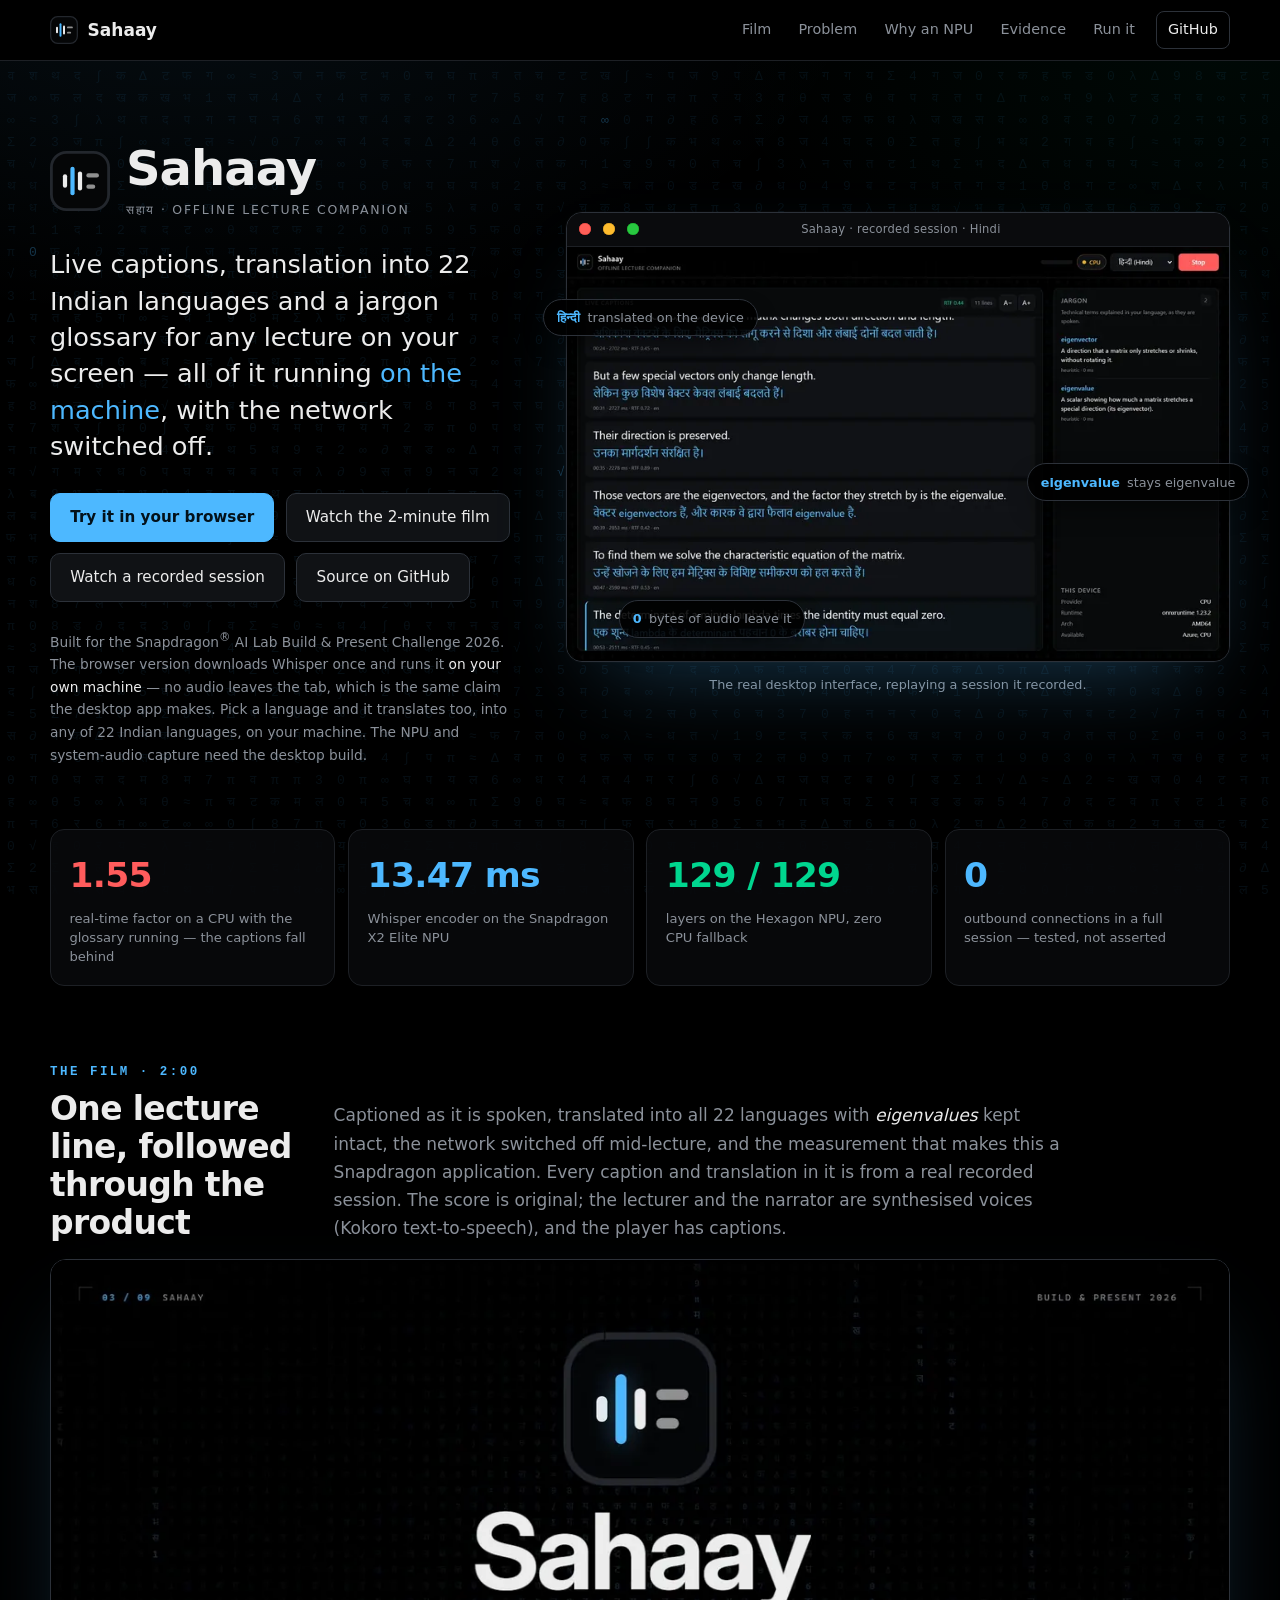
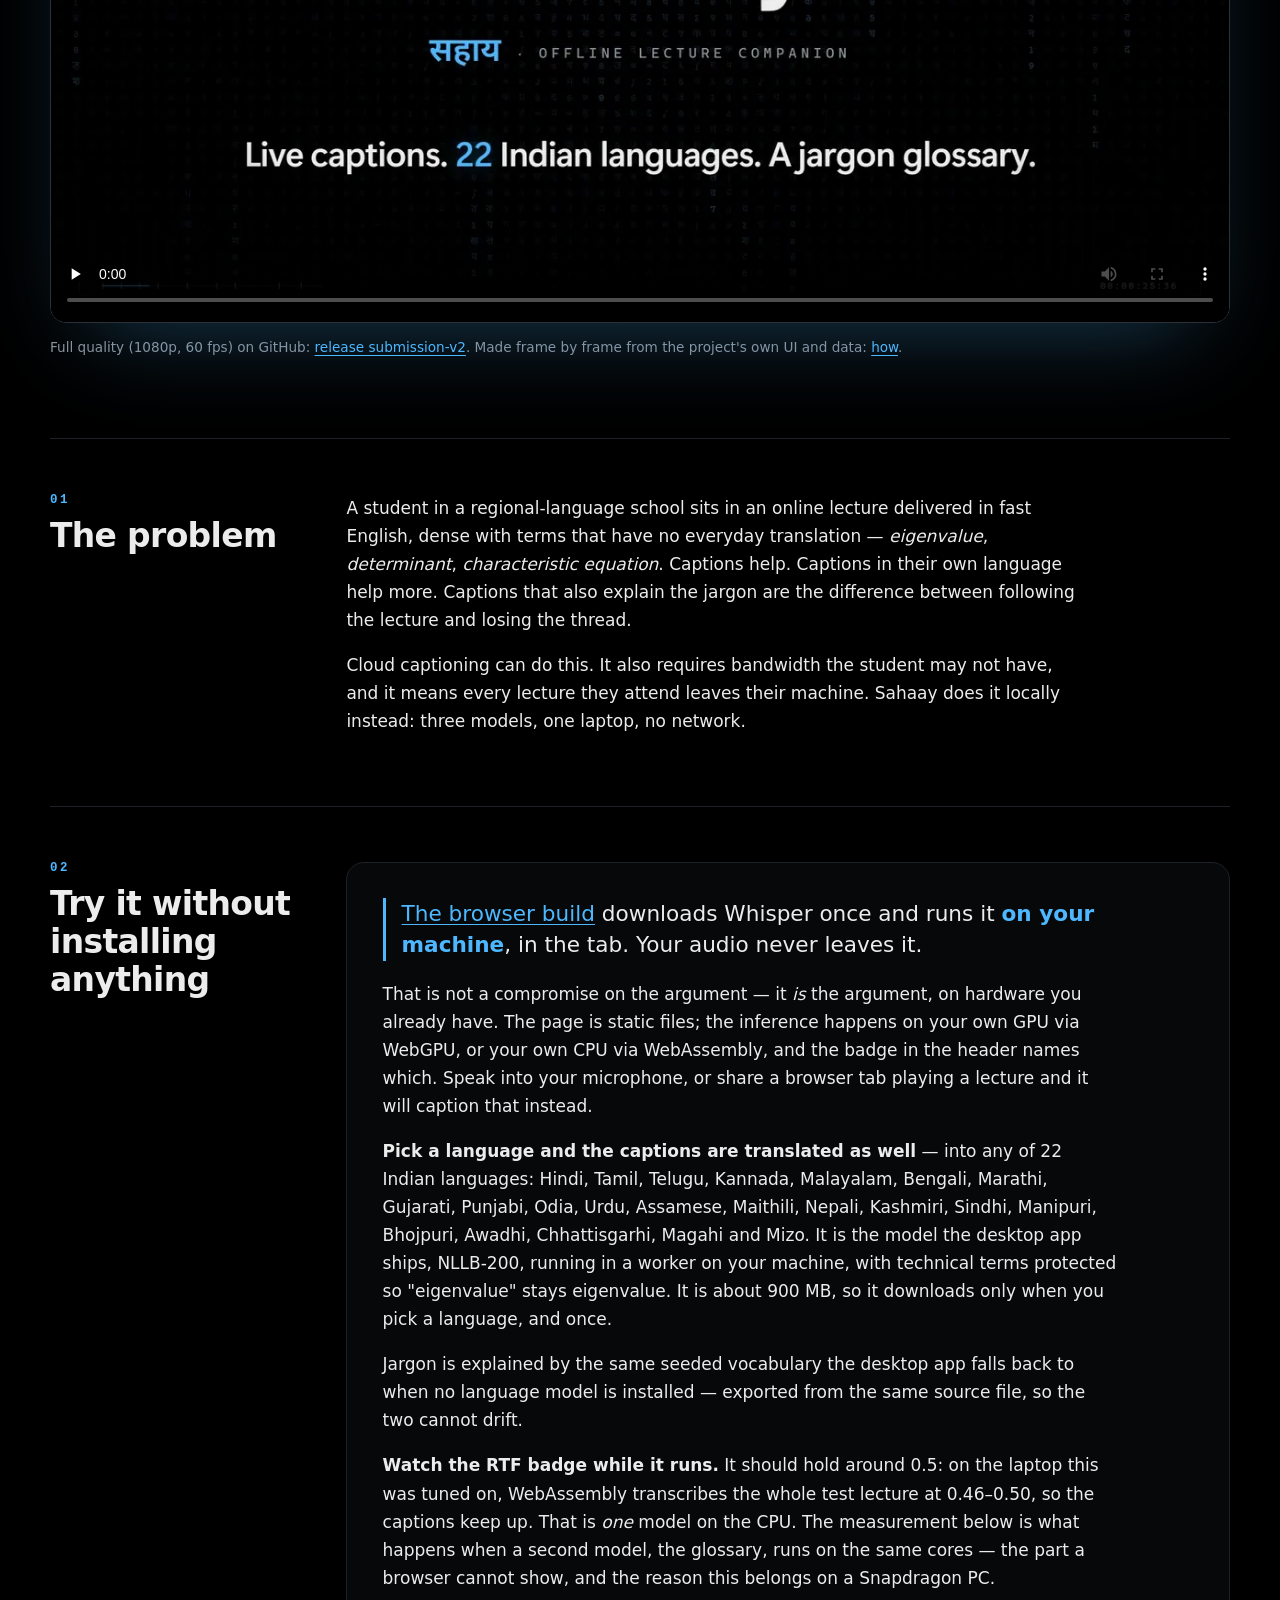
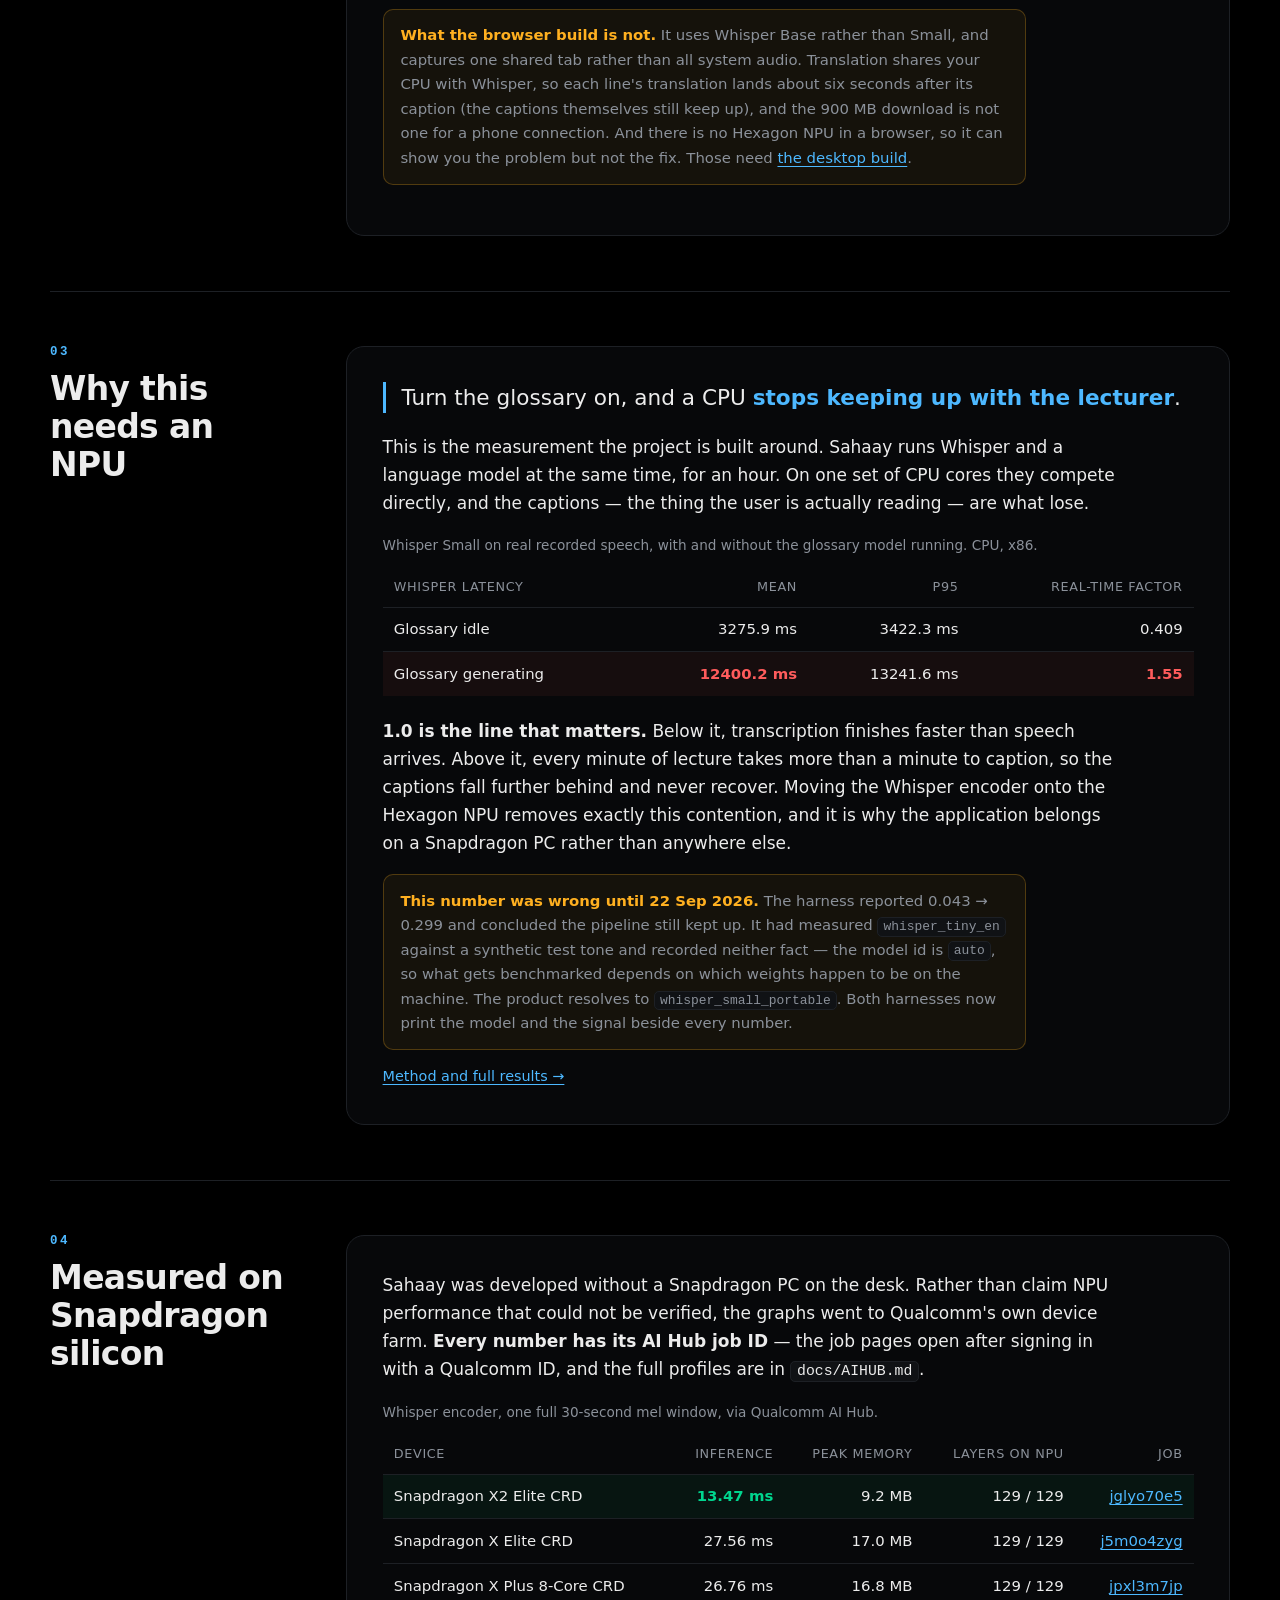
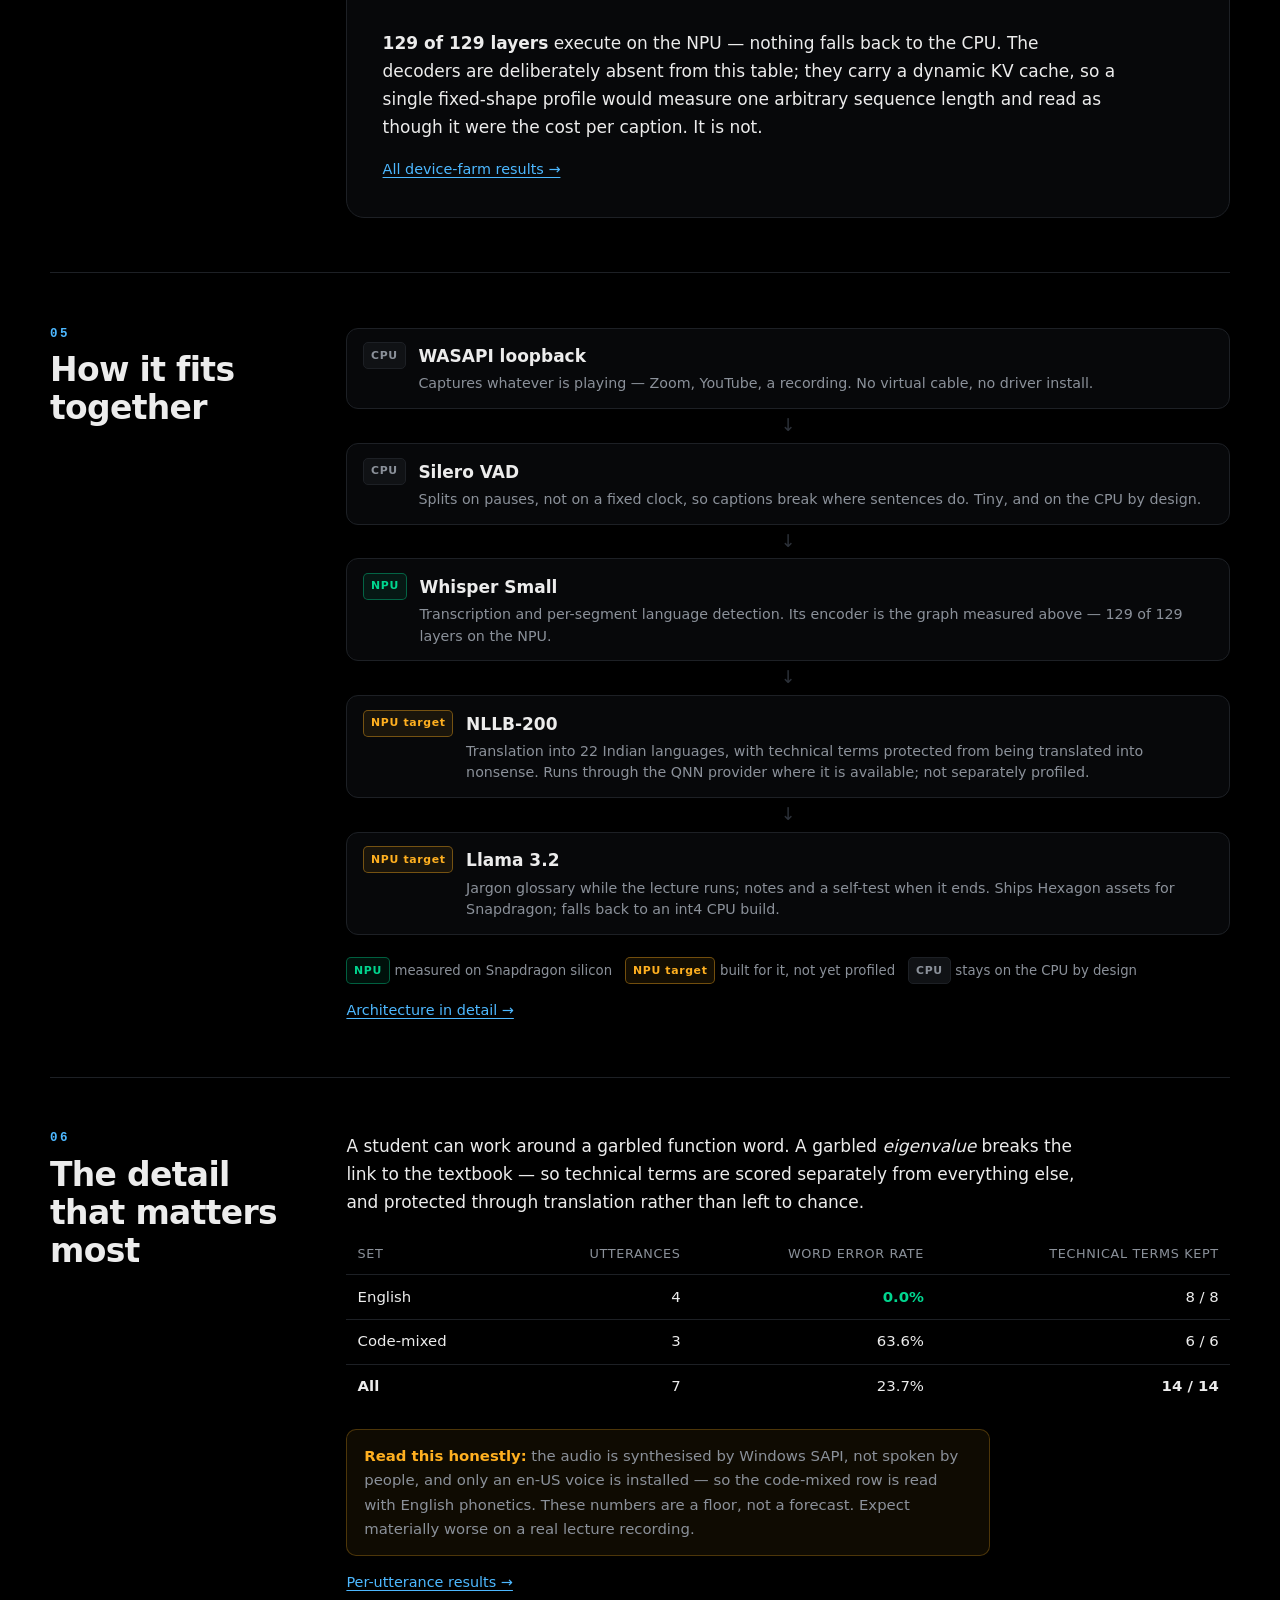
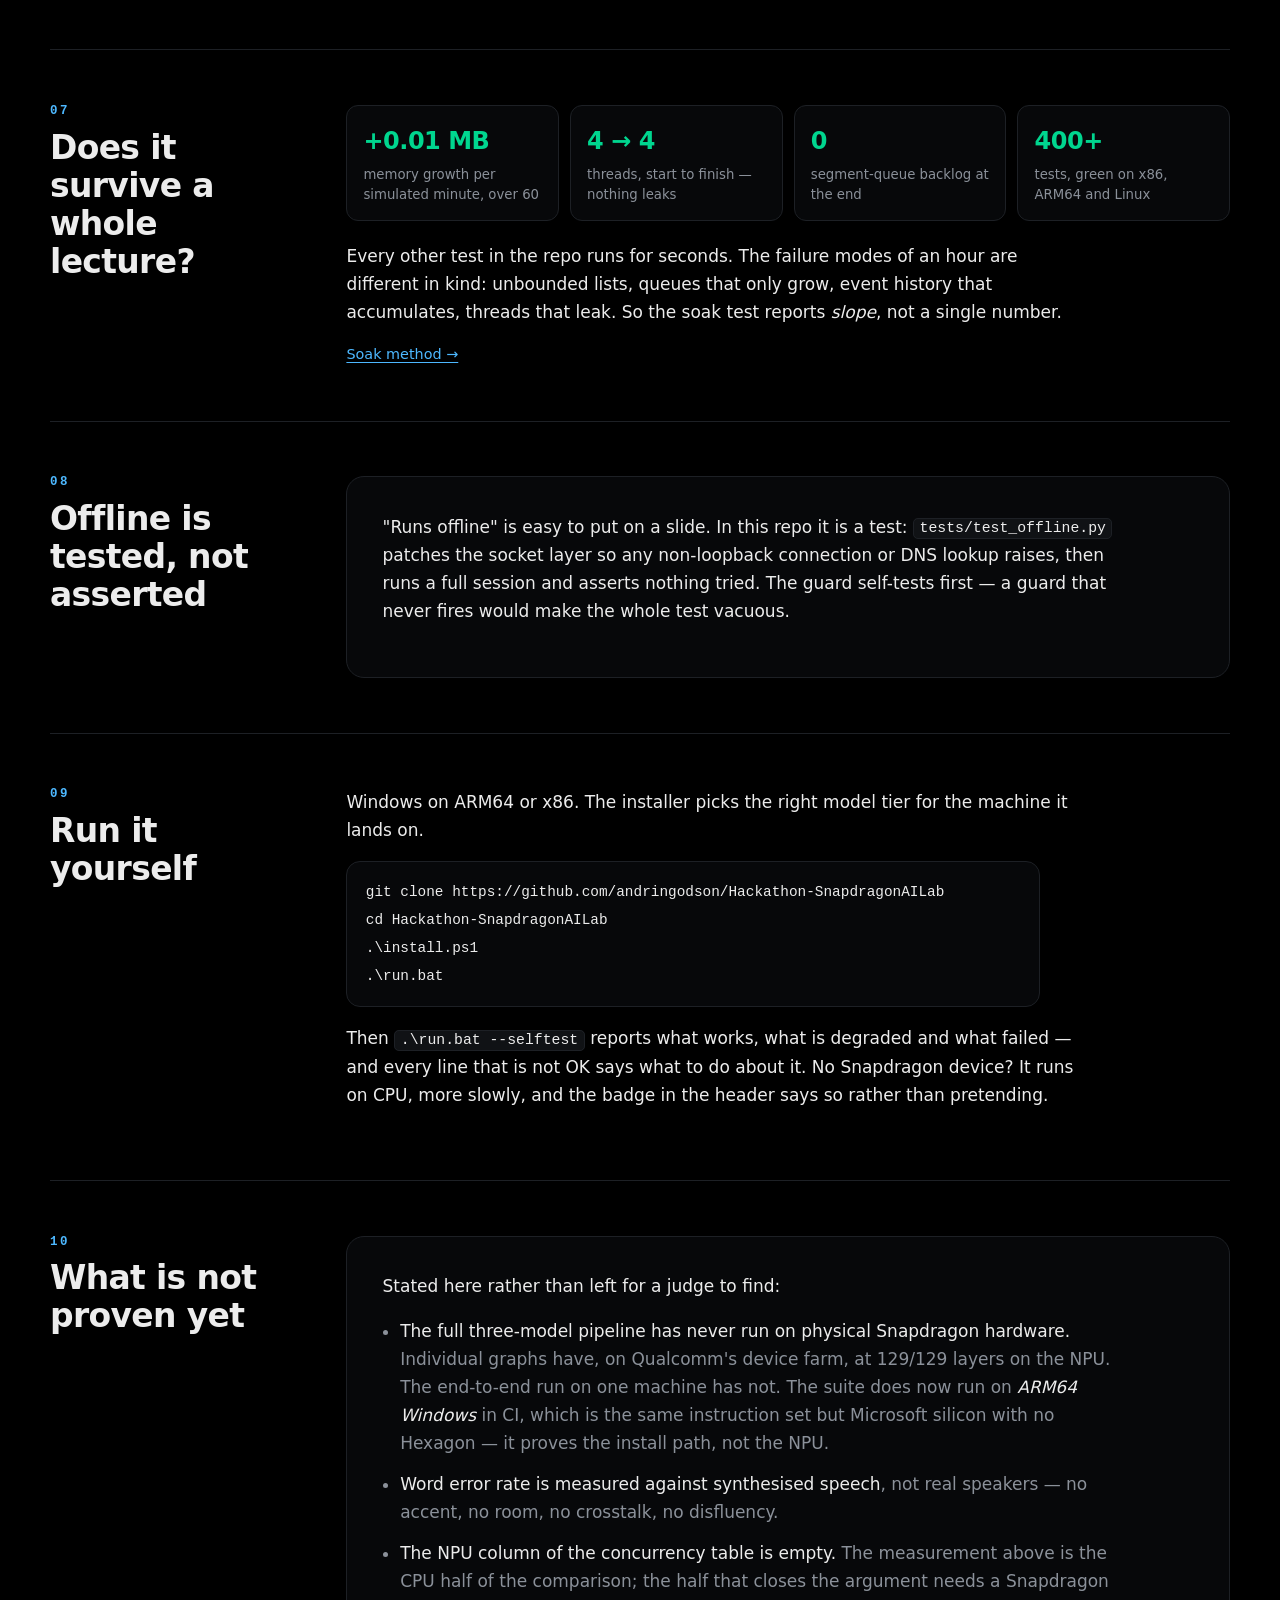
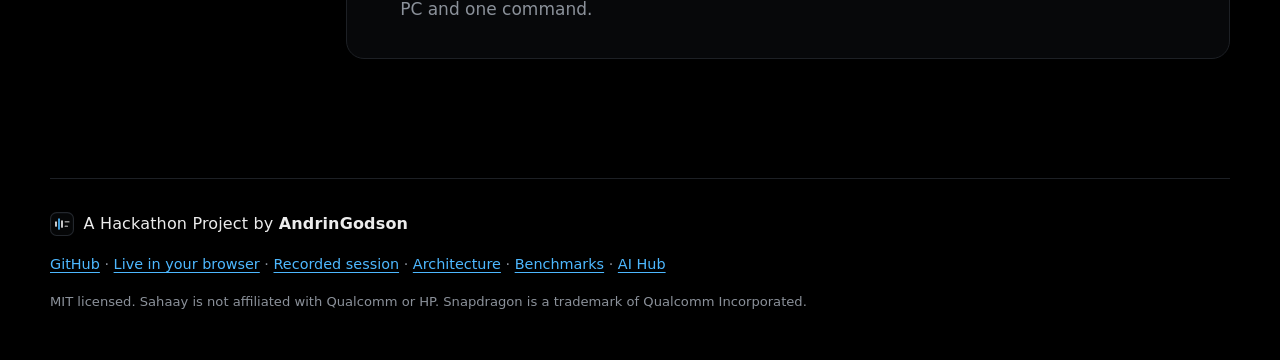
<file: web/index.html>
<!DOCTYPE html>
<html lang="en">
<head>
<meta charset="utf-8">
<meta name="viewport" content="width=device-width, initial-scale=1">
<title>Sahaay — offline lecture captioning for Snapdragon PCs</title>
<meta name="description" content="Sahaay captions any lecture live, translates it into 22 Indian languages with technical terms kept intact, and explains the jargon - all on the device, on a Snapdragon PC. Try it in your browser; no audio leaves it.">
<meta property="og:title" content="Sahaay — offline lecture captioning for Snapdragon PCs">
<meta property="og:description" content="Live captions, translation into 22 Indian languages and a jargon glossary, running on the device. On a CPU the glossary pushes captions past real time; on the Snapdragon NPU it does not.">
<meta property="og:type" content="website">
<meta property="og:url" content="https://sahaay-offline.vercel.app/">
<meta property="og:site_name" content="Sahaay">
<meta property="og:image" content="https://sahaay-offline.vercel.app/static/og.jpg">
<meta property="og:image:width" content="1200">
<meta property="og:image:height" content="630">
<meta property="og:image:alt" content="Sahaay: live captions, 22 Indian languages, a jargon glossary.">
<meta name="twitter:card" content="summary_large_image">
<meta name="twitter:image" content="https://sahaay-offline.vercel.app/static/og.jpg">
<link rel="canonical" href="https://sahaay-offline.vercel.app/">
<link rel="apple-touch-icon" href="static/icon-180.png">
<link rel="stylesheet" href="static/site.css">
<link rel="icon" href="static/logo.svg" type="image/svg+xml">
<meta name="theme-color" content="#000000">
<script src="static/matrix.js" data-ambient="on" defer></script>
<script src="static/cursor.js" defer></script>
</head>
<body>

<div class="progress" aria-hidden="true"><span></span></div>

<nav class="top" aria-label="Site">
  <div class="wrap top-in">
    <a class="top-brand" href="#top"><svg class="logo logo-sm" viewBox="0 0 64 64" aria-hidden="true"><rect x="1.5" y="1.5" width="61" height="61" rx="16" fill="#050607" stroke="#23272d" stroke-width="3"/><g fill="none" stroke-linecap="round" stroke-width="4.5"><path d="M16 27v10" stroke="#ececec"/><path d="M24 19v26" stroke="#4db8ff"/><path d="M32 24v16" stroke="#ececec"/><path d="M41 26h9" stroke="#ececec" stroke-opacity=".6"/><path d="M41 38h5" stroke="#ececec" stroke-opacity=".6"/></g></svg><span>Sahaay</span></a>
    <div class="top-links">
      <a href="#film">Film</a>
      <a href="#problem">Problem</a>
      <a href="#npu">Why an NPU</a>
      <a href="#silicon">Evidence</a>
      <a href="#run">Run it</a>
      <a class="top-cta" href="https://github.com/andringodson/Hackathon-SnapdragonAILab">GitHub</a>
    </div>
  </div>
</nav>

<header class="hero" id="top">
  <div class="wrap hero-grid">
    <div class="hero-copy">
      <div class="brand">
        <svg class="logo" viewBox="0 0 64 64" aria-hidden="true"><rect x="1.5" y="1.5" width="61" height="61" rx="16" fill="#050607" stroke="#23272d" stroke-width="3"/><g fill="none" stroke-linecap="round" stroke-width="4.5"><path d="M16 27v10" stroke="#ececec"/><path d="M24 19v26" stroke="#4db8ff"/><path d="M32 24v16" stroke="#ececec"/><path d="M41 26h9" stroke="#ececec" stroke-opacity=".6"/><path d="M41 38h5" stroke="#ececec" stroke-opacity=".6"/></g></svg>
        <div>
          <h1 data-text="Sahaay">Sahaay</h1>
          <p class="tag">सहाय · offline lecture companion</p>
        </div>
      </div>

      <p class="lede">
        Live captions, translation into 22 Indian languages and a jargon
        glossary for any lecture on your screen — all of it running
        <em>on the machine</em>, with the network switched off.
      </p>

      <div class="cta">
        <a class="btn btn-primary" href="live/">Try it in your browser</a>
        <a class="btn" href="#film">Watch the 2-minute film</a>
        <a class="btn" href="demo/?play=1">Watch a recorded session</a>
        <a class="btn" href="https://github.com/andringodson/Hackathon-SnapdragonAILab">Source on GitHub</a>
      </div>

      <p class="note">
        Built for the Snapdragon<sup>®</sup> AI Lab Build &amp; Present Challenge 2026.
        The browser version downloads Whisper once and runs it <strong>on your own
        machine</strong> — no audio leaves the tab, which is the same claim the
        desktop app makes. Pick a language and it translates too, into any of 22
        Indian languages, on your machine. The NPU and system-audio capture need
        the desktop build.
      </p>
    </div>

    <figure class="shot">
      <div class="shot-frame">
        <div class="shot-bar">
          <div class="lights" role="group" aria-label="Window controls">
            <button class="light light-close" type="button" aria-label="Close the preview"><svg viewBox="0 0 10 10" aria-hidden="true"><path d="M3 3l4 4M7 3l-4 4"/></svg></button>
            <button class="light light-min" type="button" aria-label="Minimise the preview" aria-pressed="false"><svg viewBox="0 0 10 10" aria-hidden="true"><path d="M2.5 5h5"/></svg></button>
            <button class="light light-zoom" type="button" aria-label="Enlarge the preview" aria-pressed="false"><svg viewBox="0 0 10 10" aria-hidden="true"><path class="grow" d="M3 7V4.2L5.8 7zM7 3v2.8L4.2 3z"/><path class="shrink" d="M5 5V2.2L2.2 5zM5 5v2.8L7.8 5z"/></svg></button>
          </div>
          <span class="shot-title">Sahaay · recorded session · Hindi</span>
        </div>
        <div class="shot-body"><div>
        <img src="static/hero.webp" width="1600" height="1000" fetchpriority="high" decoding="async"
             srcset="static/hero-800.webp 800w, static/hero-1200.webp 1200w, static/hero.webp 1600w"
             sizes="(max-width: 980px) calc(100vw - 2.5rem), 680px"
             alt="The Sahaay app mid-lecture: English captions, each translated into Hindi with technical terms such as eigenvalue kept in English, and a jargon panel explaining eigenvector and eigenvalue.">
        </div></div>
      </div>
      <span class="chip chip-a"><b>हिन्दी</b> translated on the device</span>
      <span class="chip chip-b"><b>eigenvalue</b> stays eigenvalue</span>
      <span class="chip chip-c"><b>0</b> bytes of audio leave it</span>
      <figcaption>The real desktop interface, replaying a session it recorded.</figcaption>
      <button class="shot-reopen" type="button" hidden>Show the app preview</button>
    </figure>
  </div>
</header>

<section class="kpis wrap" aria-label="Key measurements">
  <a class="kpi" href="#npu"><b data-count="1.55" data-dec="2">1.55</b><span>real-time factor on a CPU with the glossary running — the captions fall behind</span></a>
  <a class="kpi" href="#silicon"><b data-count="13.47" data-dec="2" data-unit=" ms">13.47 ms</b><span>Whisper encoder on the Snapdragon X2 Elite NPU</span></a>
  <a class="kpi" href="#silicon"><b data-count="129" data-dec="0" data-unit=" / 129">129 / 129</b><span>layers on the Hexagon NPU, zero CPU fallback</span></a>
  <a class="kpi" href="#offline"><b data-count="0" data-dec="0">0</b><span>outbound connections in a full session — tested, not asserted</span></a>
</section>

<section class="film wrap" id="film" aria-labelledby="film-h">
  <div class="film-head">
    <div><span class="num">THE FILM · 2:00</span><h2 id="film-h">One lecture line, followed through the product</h2></div>
    <p>Captioned as it is spoken, translated into all 22 languages with
    <em>eigenvalues</em> kept intact, the network switched off mid-lecture, and
    the measurement that makes this a Snapdragon application. Every caption and
    translation in it is from a real recorded session. The score is original;
    the lecturer and the narrator are synthesised voices (Kokoro text-to-speech),
    and the player has captions.</p>
  </div>
  <div class="film-frame">
    <video controls preload="none" playsinline width="1920" height="1080" poster="static/showreel-poster.webp"
           aria-label="Sahaay: the two-minute film">
      <source src="static/showreel.mp4" type="video/mp4">
      <track kind="captions" src="static/showreel.vtt" srclang="en" label="English">
    </video>
  </div>
  <p class="film-note">Full quality (1080p, 60 fps) on GitHub:
    <a href="https://github.com/andringodson/Hackathon-SnapdragonAILab/releases/tag/submission-v2">release submission-v2</a>.
    Made frame by frame from the project's own UI and data:
    <a href="https://github.com/andringodson/Hackathon-SnapdragonAILab/tree/main/brag-output">how</a>.</p>
</section>

<main class="wrap" id="evidence">

  <!-- ---------------------------------------------------------------- -->
  <section class="sec" id="problem">
    <div class="sec-head"><span class="num">01</span><h2 data-text="The problem">The problem</h2></div>
    <div class="sec-body">
    <p>
      A student in a regional-language school sits in an online lecture
      delivered in fast English, dense with terms that have no everyday
      translation — <em>eigenvalue</em>, <em>determinant</em>,
      <em>characteristic equation</em>. Captions help. Captions in their own
      language help more. Captions that also explain the jargon are the
      difference between following the lecture and losing the thread.
    </p>
    <p>
      Cloud captioning can do this. It also requires bandwidth the student may
      not have, and it means every lecture they attend leaves their machine.
      Sahaay does it locally instead: three models, one laptop, no network.
    </p>
  </div>
  </section>

  <!-- ---------------------------------------------------------------- -->
  <section class="sec" id="try">
    <div class="sec-head"><span class="num">02</span><h2 data-text="Try it without installing anything">Try it without installing anything</h2></div>
    <div class="sec-body card">
    <p class="claim">
      <a href="live/">The browser build</a> downloads Whisper once and runs it
      <strong>on your machine</strong>, in the tab. Your audio never leaves it.
    </p>
    <p>
      That is not a compromise on the argument — it <em>is</em> the argument, on
      hardware you already have. The page is static files; the inference happens
      on your own GPU via WebGPU, or your own CPU via WebAssembly, and the badge
      in the header names which. Speak into your microphone, or share a browser
      tab playing a lecture and it will caption that instead.
    </p>
    <p>
      <strong>Pick a language and the captions are translated as well</strong> —
      into any of 22 Indian languages: Hindi, Tamil, Telugu, Kannada, Malayalam, Bengali, Marathi, Gujarati, Punjabi, Odia, Urdu, Assamese, Maithili, Nepali, Kashmiri, Sindhi, Manipuri, Bhojpuri, Awadhi, Chhattisgarhi, Magahi and Mizo. It is the model the
      desktop app ships, NLLB-200, running in a worker on your machine, with
      technical terms protected so "eigenvalue" stays eigenvalue. It is about
      900 MB, so it downloads only when you pick a language, and once.
    </p>
    <p>
      Jargon is explained by the same seeded vocabulary the desktop app falls
      back to when no language model is installed — exported from the same
      source file, so the two cannot drift.
    </p>
    <p>
      <strong>Watch the RTF badge while it runs.</strong> It should hold
      around 0.5: on the laptop this was tuned on, WebAssembly transcribes the
      whole test lecture at 0.46–0.50, so the captions keep up. That is
      <em>one</em> model on the CPU. The measurement below is what happens when
      a second model, the glossary, runs on the same cores — the part a
      browser cannot show, and the reason this belongs on a Snapdragon PC.
    </p>
    <p class="caveat">
      <strong>What the browser build is not.</strong> It uses Whisper Base
      rather than Small, and captures one shared tab rather than all system
      audio. Translation shares your CPU with Whisper, so each line's translation
      lands about six seconds after its caption (the captions themselves still
      keep up), and the 900 MB download is not one for a phone connection. And there is no Hexagon NPU in a browser,
      so it can show you the problem but not the fix. Those need
      <a href="https://github.com/andringodson/Hackathon-SnapdragonAILab">the desktop build</a>.
    </p>
  </div>
  </section>

  <!-- ---------------------------------------------------------------- -->
  <section class="sec" id="npu">
    <div class="sec-head"><span class="num">03</span><h2 data-text="Why this needs an NPU">Why this needs an NPU</h2></div>
    <div class="sec-body card">
    <p class="claim">
      Turn the glossary on, and a CPU <strong>stops keeping up with the
      lecturer</strong>.
    </p>
    <p>
      This is the measurement the project is built around. Sahaay runs Whisper
      and a language model at the same time, for an hour. On one set of CPU
      cores they compete directly, and the captions — the thing the user is
      actually reading — are what lose.
    </p>

    <table>
      <caption>Whisper Small on real recorded speech, with and without the glossary model running. CPU, x86.</caption>
      <thead>
        <tr><th>Whisper latency</th><th>Mean</th><th>p95</th><th>Real-time factor</th></tr>
      </thead>
      <tbody>
        <tr><td>Glossary idle</td><td>3275.9 ms</td><td>3422.3 ms</td><td>0.409</td></tr>
        <tr class="bad"><td>Glossary generating</td><td><strong>12400.2 ms</strong></td><td>13241.6 ms</td><td><strong>1.55</strong></td></tr>
      </tbody>
    </table>

    <p>
      <strong>1.0 is the line that matters.</strong> Below it, transcription
      finishes faster than speech arrives. Above it, every minute of lecture
      takes more than a minute to caption, so the captions fall further behind
      and never recover. Moving the Whisper encoder onto the Hexagon NPU removes
      exactly this contention, and it is why the application belongs on a
      Snapdragon PC rather than anywhere else.
    </p>
    <p class="caveat">
      <strong>This number was wrong until 22 Sep 2026.</strong> The harness
      reported 0.043 → 0.299 and concluded the pipeline still kept up. It had
      measured <code>whisper_tiny_en</code> against a synthetic test tone and
      recorded neither fact — the model id is <code>auto</code>, so what gets
      benchmarked depends on which weights happen to be on the machine. The
      product resolves to <code>whisper_small_portable</code>. Both harnesses
      now print the model and the signal beside every number.
    </p>
    <p class="src"><a href="https://github.com/andringodson/Hackathon-SnapdragonAILab/blob/main/docs/CONCURRENCY.md">Method and full results →</a></p>
  </div>
  </section>

  <!-- ---------------------------------------------------------------- -->
  <section class="sec" id="silicon">
    <div class="sec-head"><span class="num">04</span><h2 data-text="Measured on Snapdragon silicon">Measured on Snapdragon silicon</h2></div>
    <div class="sec-body card">
    <p>
      Sahaay was developed without a Snapdragon PC on the desk. Rather than
      claim NPU performance that could not be verified, the graphs went to
      Qualcomm's own device farm. <strong>Every number has its AI Hub job
      ID</strong> — the job pages open after signing in with a Qualcomm ID, and
      the full profiles are in <code>docs/AIHUB.md</code>.
    </p>

    <table>
      <caption>Whisper encoder, one full 30-second mel window, via Qualcomm AI Hub.</caption>
      <thead>
        <tr><th>Device</th><th>Inference</th><th>Peak memory</th><th>Layers on NPU</th><th>Job</th></tr>
      </thead>
      <tbody>
        <tr class="good">
          <td>Snapdragon X2 Elite CRD</td><td><strong>13.47 ms</strong></td><td>9.2 MB</td><td>129 / 129</td>
          <td><a href="https://workbench.aihub.qualcomm.com/jobs/jglyo70e5/">jglyo70e5</a></td>
        </tr>
        <tr>
          <td>Snapdragon X Elite CRD</td><td>27.56 ms</td><td>17.0 MB</td><td>129 / 129</td>
          <td><a href="https://workbench.aihub.qualcomm.com/jobs/j5m0o4zyg/">j5m0o4zyg</a></td>
        </tr>
        <tr>
          <td>Snapdragon X Plus 8-Core CRD</td><td>26.76 ms</td><td>16.8 MB</td><td>129 / 129</td>
          <td><a href="https://workbench.aihub.qualcomm.com/jobs/jpxl3m7jp/">jpxl3m7jp</a></td>
        </tr>
      </tbody>
    </table>

    <p>
      <strong>129 of 129 layers</strong> execute on the NPU — nothing falls back
      to the CPU. The decoders are deliberately absent from this table; they
      carry a dynamic KV cache, so a single fixed-shape profile would measure
      one arbitrary sequence length and read as though it were the cost per
      caption. It is not.
    </p>
    <p class="src"><a href="https://github.com/andringodson/Hackathon-SnapdragonAILab/blob/main/docs/AIHUB.md">All device-farm results →</a></p>
  </div>
  </section>

  <!-- ---------------------------------------------------------------- -->
  <section class="sec" id="pipeline">
    <div class="sec-head"><span class="num">05</span><h2 data-text="How it fits together">How it fits together</h2></div>
    <div class="sec-body">
    <div class="pipeline">
      <div class="stage"><span class="where cpu">CPU</span><strong>WASAPI loopback</strong><span>Captures whatever is playing — Zoom, YouTube, a recording. No virtual cable, no driver install.</span></div>
      <div class="arrow" aria-hidden="true">↓</div>
      <div class="stage"><span class="where cpu">CPU</span><strong>Silero VAD</strong><span>Splits on pauses, not on a fixed clock, so captions break where sentences do. Tiny, and on the CPU by design.</span></div>
      <div class="arrow" aria-hidden="true">↓</div>
      <div class="stage"><span class="where npu">NPU</span><strong>Whisper Small</strong><span>Transcription and per-segment language detection. Its encoder is the graph measured above — 129 of 129 layers on the NPU.</span></div>
      <div class="arrow" aria-hidden="true">↓</div>
      <div class="stage"><span class="where target">NPU target</span><strong>NLLB-200</strong><span>Translation into 22 Indian languages, with technical terms protected from being translated into nonsense. Runs through the QNN provider where it is available; not separately profiled.</span></div>
      <div class="arrow" aria-hidden="true">↓</div>
      <div class="stage"><span class="where target">NPU target</span><strong>Llama 3.2</strong><span>Jargon glossary while the lecture runs; notes and a self-test when it ends. Ships Hexagon assets for Snapdragon; falls back to an int4 CPU build.</span></div>
    </div>

    <p class="legend">
      <span class="where npu">NPU</span> measured on Snapdragon silicon &nbsp;
      <span class="where target">NPU target</span> built for it, not yet profiled &nbsp;
      <span class="where cpu">CPU</span> stays on the CPU by design
    </p>
    <p class="src"><a href="https://github.com/andringodson/Hackathon-SnapdragonAILab/blob/main/docs/ARCHITECTURE.md">Architecture in detail →</a></p>
  </div>
  </section>

  <!-- ---------------------------------------------------------------- -->
  <section class="sec" id="terms">
    <div class="sec-head"><span class="num">06</span><h2 data-text="The detail that matters most">The detail that matters most</h2></div>
    <div class="sec-body">
    <p>
      A student can work around a garbled function word. A garbled
      <em>eigenvalue</em> breaks the link to the textbook — so technical terms
      are scored separately from everything else, and protected through
      translation rather than left to chance.
    </p>
    <table class="compact">
      <thead><tr><th>Set</th><th>Utterances</th><th>Word error rate</th><th>Technical terms kept</th></tr></thead>
      <tbody>
        <tr><td>English</td><td>4</td><td class="good-cell"><strong>0.0%</strong></td><td>8 / 8</td></tr>
        <tr><td>Code-mixed</td><td>3</td><td>63.6%</td><td>6 / 6</td></tr>
        <tr><td><strong>All</strong></td><td>7</td><td>23.7%</td><td><strong>14 / 14</strong></td></tr>
      </tbody>
    </table>
    <p class="caveat">
      <strong>Read this honestly:</strong> the audio is synthesised by Windows
      SAPI, not spoken by people, and only an en-US voice is installed — so the
      code-mixed row is read with English phonetics. These numbers are a floor,
      not a forecast. Expect materially worse on a real lecture recording.
    </p>
    <p class="src"><a href="https://github.com/andringodson/Hackathon-SnapdragonAILab/blob/main/docs/ACCURACY.md">Per-utterance results →</a></p>
  </div>
  </section>

  <!-- ---------------------------------------------------------------- -->
  <section class="sec" id="soak">
    <div class="sec-head"><span class="num">07</span><h2 data-text="Does it survive a whole lecture?">Does it survive a whole lecture?</h2></div>
    <div class="sec-body">
    <div class="stats">
      <div class="stat"><b>+0.01 MB</b><span>memory growth per simulated minute, over 60</span></div>
      <div class="stat"><b>4 → 4</b><span>threads, start to finish — nothing leaks</span></div>
      <div class="stat"><b>0</b><span>segment-queue backlog at the end</span></div>
      <div class="stat"><b>400+</b><span>tests, green on x86, ARM64 and Linux</span></div>
    </div>
    <p>
      Every other test in the repo runs for seconds. The failure modes of an
      hour are different in kind: unbounded lists, queues that only grow, event
      history that accumulates, threads that leak. So the soak test reports
      <em>slope</em>, not a single number.
    </p>
    <p class="src"><a href="https://github.com/andringodson/Hackathon-SnapdragonAILab/blob/main/docs/SOAK.md">Soak method →</a></p>
  </div>
  </section>

  <!-- ---------------------------------------------------------------- -->
  <section class="sec" id="offline">
    <div class="sec-head"><span class="num">08</span><h2 data-text="Offline is tested, not asserted">Offline is tested, not asserted</h2></div>
    <div class="sec-body card">
    <p>
      "Runs offline" is easy to put on a slide. In this repo it is a test:
      <code>tests/test_offline.py</code> patches the socket layer so any
      non-loopback connection or DNS lookup raises, then runs a full session
      and asserts nothing tried. The guard self-tests first — a guard that
      never fires would make the whole test vacuous.
    </p>
  </div>
  </section>

  <!-- ---------------------------------------------------------------- -->
  <section class="sec" id="run">
    <div class="sec-head"><span class="num">09</span><h2 data-text="Run it yourself">Run it yourself</h2></div>
    <div class="sec-body">
    <p>Windows on ARM64 or x86. The installer picks the right model tier for the machine it lands on.</p>
<pre><code>git clone https://github.com/andringodson/Hackathon-SnapdragonAILab
cd Hackathon-SnapdragonAILab
.\install.ps1
.\run.bat</code></pre>
    <p>
      Then <code>.\run.bat --selftest</code> reports what works, what is
      degraded and what failed — and every line that is not OK says what to do
      about it. No Snapdragon device? It runs on CPU, more slowly, and the
      badge in the header says so rather than pretending.
    </p>
  </div>
  </section>

  <!-- ---------------------------------------------------------------- -->
  <section class="sec" id="gaps">
    <div class="sec-head"><span class="num">10</span><h2 data-text="What is not proven yet">What is not proven yet</h2></div>
    <div class="sec-body card">
    <p>Stated here rather than left for a judge to find:</p>
    <ul class="gaps">
      <li>
        <strong>The full three-model pipeline has never run on physical
        Snapdragon hardware.</strong> Individual graphs have, on Qualcomm's
        device farm, at 129/129 layers on the NPU. The end-to-end run on one
        machine has not. The suite does now run on <em>ARM64 Windows</em> in
        CI, which is the same instruction set but Microsoft silicon with no
        Hexagon — it proves the install path, not the NPU.
      </li>
      <li>
        <strong>Word error rate is measured against synthesised speech</strong>,
        not real speakers — no accent, no room, no crosstalk, no disfluency.
      </li>
      <li>
        <strong>The NPU column of the concurrency table is empty.</strong> The
        measurement above is the CPU half of the comparison; the half that
        closes the argument needs a Snapdragon PC and one command.
      </li>
    </ul>
  </div>
  </section>

</main>

<footer class="wrap">
  <p class="credit"><svg class="logo" viewBox="0 0 64 64" aria-hidden="true"><rect x="1.5" y="1.5" width="61" height="61" rx="16" fill="#050607" stroke="#23272d" stroke-width="3"/><g fill="none" stroke-linecap="round" stroke-width="4.5"><path d="M16 27v10" stroke="#ececec"/><path d="M24 19v26" stroke="#4db8ff"/><path d="M32 24v16" stroke="#ececec"/><path d="M41 26h9" stroke="#ececec" stroke-opacity=".6"/><path d="M41 38h5" stroke="#ececec" stroke-opacity=".6"/></g></svg><span>A Hackathon Project by <a href="https://github.com/andringodson/Hackathon-SnapdragonAILab">AndrinGodson</a></span></p>
  <p>
    <a href="https://github.com/andringodson/Hackathon-SnapdragonAILab">GitHub</a> ·
    <a href="live/">Live in your browser</a> ·
    <a href="demo/?play=1">Recorded session</a> ·
    <a href="https://github.com/andringodson/Hackathon-SnapdragonAILab/blob/main/docs/ARCHITECTURE.md">Architecture</a> ·
    <a href="https://github.com/andringodson/Hackathon-SnapdragonAILab/blob/main/docs/BENCHMARKS.md">Benchmarks</a> ·
    <a href="https://github.com/andringodson/Hackathon-SnapdragonAILab/blob/main/docs/AIHUB.md">AI Hub</a>
  </p>
  <p class="small">
    MIT licensed. Sahaay is not affiliated with Qualcomm or HP. Snapdragon is a
    trademark of Qualcomm Incorporated.
  </p>
</footer>

<script src="static/site.js"></script>
</body>
</html>
</file>
<file: web/static/site.css>
/* Landing page for the hosted site.
   Shares the product's OLED palette so the demo does not feel like a
   different application. The product itself is the hero image, because the
   fastest way to explain Sahaay is to show a lecture being captioned in
   Hindi. Every motion here is transform, opacity or clip-path, so the
   compositor runs it and the main thread stays free for /live's Whisper. */

:root {
  color-scheme: dark;
  --bg: #000000;
  --surface: rgba(9, 10, 12, 0.86);
  --surface-2: #101215;
  --line: #1d2025;
  --line-hi: #2c3139;
  --text: #ececec;
  --text-dim: #8b919a;
  --accent: #4db8ff;
  --accent-dim: #07161f;
  --accent-glow: rgba(77, 184, 255, 0.28);
  --glitch: #ff3b6b;
  --npu: #00d68f;
  --warn: #ffb020;
  --danger: #ff5c5c;
  --radius: 14px;
  --measure: 68ch;
  --ease: cubic-bezier(0.2, 0.7, 0.2, 1);
  --nav-h: 60px;
}

.matrix-bg {
  position: fixed;
  inset: 0;
  width: 100%;
  height: 100%;
  z-index: -1;
  pointer-events: none;
}
/* It starts once the page is idle, and fades in rather than popping. */
.matrix-bg { opacity: 0; transition: opacity 0.8s ease; }
.matrix-bg.on { opacity: 1; }

* { box-sizing: border-box; }

/* The hidden attribute only works while no class rule sets display: the
   "Show the app preview" button's inline-flex beat it, so the button sat
   under the open preview on every visit. The product stylesheet learned
   this first (sahaay/ui/style.css); this one had not. */
[hidden] { display: none !important; }

html { scroll-behavior: smooth; scroll-padding-top: calc(var(--nav-h) + 16px); }

body {
  margin: 0;
  background: var(--bg);
  color: var(--text);
  font: 400 17px/1.65 "Segoe UI Variable", "Segoe UI", system-ui, -apple-system, sans-serif;
  -webkit-font-smoothing: antialiased;
  overflow-x: hidden;
}

.wrap { width: min(100% - 2.5rem, 1180px); margin-inline: auto; }

h1, h2, h3 { line-height: 1.15; letter-spacing: -0.02em; margin: 0; font-weight: 600; }
h2 { font-size: clamp(1.45rem, 1.1rem + 1.2vw, 2.1rem); }
p { max-width: var(--measure); }
a { color: var(--accent); text-decoration-thickness: 1px; text-underline-offset: 3px;
    transition: color 0.2s, text-underline-offset 0.25s var(--ease); }
a:hover { color: #8fd2ff; text-underline-offset: 6px; }
a:focus-visible, .btn:focus-visible, .kpi:focus-visible { outline: 2px solid var(--accent); outline-offset: 3px; border-radius: 6px; }
em { color: var(--text); font-style: italic; }
::selection { background: rgba(77, 184, 255, 0.35); color: #fff; }

code {
  font-family: "Cascadia Code", "Consolas", ui-monospace, monospace;
  font-size: 0.87em;
  background: var(--surface-2);
  border: 1px solid var(--line);
  border-radius: 5px;
  padding: 0.1em 0.38em;
}
pre {
  background: #07080a;
  border: 1px solid var(--line);
  border-radius: var(--radius);
  padding: 1rem 1.15rem;
  overflow-x: auto;
  max-width: var(--measure);
  transition: border-color 0.3s;
}
pre:hover { border-color: var(--line-hi); }
pre code { background: none; border: 0; padding: 0; font-size: 0.9rem; line-height: 1.7; }

/* ---------- scroll progress + nav ---------- */

.progress { position: fixed; inset: 0 0 auto; height: 2px; z-index: 60; pointer-events: none; }
.progress span { display: block; height: 100%; background: linear-gradient(90deg, var(--accent), #8fd2ff);
  transform-origin: 0 50%; transform: scaleX(0); box-shadow: 0 0 12px var(--accent-glow); }

/* Fully opaque: text scrolling underneath a translucent bar reads as noise. */
.top { position: sticky; top: 0; z-index: 50; background: #000; border-bottom: 1px solid var(--line);
  transition: border-color 0.3s; }
.top-in { display: flex; align-items: center; justify-content: space-between; height: var(--nav-h); gap: 1rem; }
.top-brand { display: flex; align-items: center; gap: 0.6rem; color: var(--text); text-decoration: none; font-weight: 600; }
.top-brand:hover { color: var(--text); }
.logo-sm { width: 28px !important; height: 28px !important; }
.top-links { display: flex; align-items: center; gap: 0.3rem; }
.top-links a { color: var(--text-dim); text-decoration: none; font-size: 0.9rem; padding: 0.4rem 0.7rem; border-radius: 8px;
  position: relative; transition: color 0.2s, background 0.2s, transform 0.25s var(--ease); }
.top-links a::after { content: ""; position: absolute; left: 0.7rem; right: 0.7rem; bottom: 0.25rem; height: 1px;
  background: var(--accent); transform: scaleX(0); transform-origin: 0 50%; transition: transform 0.3s var(--ease); }
.top-links a:hover { color: var(--text); background: var(--surface-2); }
.top-links a:hover::after, .top-links a.here::after { transform: scaleX(1); }
.top-links a.here { color: var(--text); }
.top-links .top-cta { color: var(--text); border: 1px solid var(--line-hi); margin-left: 0.3rem; }
.top-links .top-cta::after { display: none; }
@media (max-width: 760px) { .top-links a:not(.top-cta) { display: none; } }

/* ---------- hero ---------- */

.hero {
  padding: clamp(2.5rem, 1rem + 5vw, 5rem) 0 clamp(2rem, 1rem + 3vw, 3.5rem);
  background:
    radial-gradient(60rem 30rem at 15% -10%, rgba(77, 184, 255, 0.07), transparent 70%),
    radial-gradient(45rem 26rem at 95% 0%, rgba(0, 214, 143, 0.04), transparent 70%);
}
.hero-grid { display: grid; grid-template-columns: minmax(0, 0.82fr) minmax(0, 1.18fr); gap: clamp(2rem, 1rem + 3vw, 4rem); align-items: center; }
@media (max-width: 980px) { .hero-grid { grid-template-columns: minmax(0, 1fr); } }

/* Slide only, no fade: text that starts transparent does not count as
   painted, so a fade here held back the first paint. */
.hero-copy > * { animation: hero-in 0.8s var(--ease) both; }
@keyframes hero-in { from { transform: translateY(14px); } to { transform: none; } }
.hero-copy > :nth-child(2) { animation-delay: 0.08s; }
.hero-copy > :nth-child(3) { animation-delay: 0.16s; }
.hero-copy > :nth-child(4) { animation-delay: 0.24s; }

@keyframes enter {
  from { opacity: 0; transform: translateY(14px); }
  to { opacity: 1; transform: none; }
}

.brand { display: flex; align-items: center; gap: 1rem; margin-bottom: 1.6rem; }
.logo { width: 60px; height: 60px; flex: none; display: block;
        transition: transform 0.45s var(--ease), filter 0.45s var(--ease); }
.brand:hover .logo, .top-brand:hover .logo { transform: rotate(-6deg) scale(1.06); filter: drop-shadow(0 0 16px var(--accent-glow)); }
.brand h1 { font-size: clamp(2.2rem, 1.6rem + 2vw, 3rem); letter-spacing: -0.02em; position: relative; }
.tag { margin: 0.25rem 0 0; color: var(--text-dim); font-size: 0.78rem; letter-spacing: 0.14em; text-transform: uppercase; }

.lede { font-size: clamp(1.2rem, 1rem + 0.8vw, 1.6rem); line-height: 1.42; max-width: 30ch; margin: 0 0 1.8rem; }
.lede em { color: var(--accent); font-style: normal; }

.cta { display: flex; flex-wrap: wrap; gap: 0.7rem; margin-bottom: 1.6rem; }

.btn {
  --tx: 0px; --ty: 0px;
  display: inline-block;
  position: relative;
  overflow: hidden;
  padding: 0.68rem 1.2rem;
  border-radius: 10px;
  border: 1px solid var(--line-hi);
  background: var(--surface-2);
  color: var(--text);
  font-size: 0.95rem;
  font-weight: 500;
  text-decoration: none;
  transform: translate(var(--tx), var(--ty));
  transition: border-color 0.2s, background 0.2s, color 0.2s,
              box-shadow 0.3s var(--ease), transform 0.35s var(--ease);
}
/* A sheen that sweeps across on hover. */
.btn::before { content: ""; position: absolute; inset: 0; background: linear-gradient(110deg, transparent 30%, rgba(255,255,255,.14) 50%, transparent 70%);
  transform: translateX(-120%); transition: transform 0.6s var(--ease); pointer-events: none; }
.btn:hover::before { transform: translateX(120%); }
.btn:hover { border-color: var(--accent); color: var(--text); box-shadow: 0 10px 28px -12px var(--accent-glow); text-decoration: none; }
.btn:active { transform: translate(var(--tx), var(--ty)) scale(0.97); }
.btn-primary { background: var(--accent); border-color: var(--accent); color: #03111a; font-weight: 600; }
.btn-primary:hover { color: #03111a; box-shadow: 0 12px 32px -8px rgba(77, 184, 255, 0.6); }

/* Click feedback: a ripple from wherever the button was pressed. */
.btn .rip { position: absolute; width: 12px; height: 12px; margin: -6px 0 0 -6px; border-radius: 50%;
  background: rgba(255,255,255,.45); pointer-events: none; animation: rip 0.6s var(--ease) forwards; }
@keyframes rip { from { transform: scale(0); opacity: .8; } to { transform: scale(22); opacity: 0; } }

.note { color: var(--text-dim); font-size: 0.86rem; max-width: 56ch; margin: 0; }
.note strong { color: var(--text); font-weight: 500; }

/* The product screenshot: framed like a window, tilting toward the cursor. */
.shot { margin: 0; position: relative; perspective: 1400px; }
/* perspective makes the figure the containing block for position:fixed,
   which would centre the zoomed window on the figure, not the screen. */
.shot.zoomed { perspective: none; }
.shot-frame { animation: shot-in 1.1s var(--ease) 0.15s both; }
@keyframes shot-in {
  0% { opacity: 0; clip-path: inset(0 0 100% 0 round 16px); }
  60% { opacity: 1; clip-path: inset(0 0 0 0 round 16px); }
  100% { opacity: 1; clip-path: none; }
}
.shot-frame {
  --rx: 0deg; --ry: 0deg; --mx: 50%; --my: 50%;
  position: relative;
  border-radius: 16px;
  border: 1px solid var(--line-hi);
  background: #050607;
  overflow: hidden;
  transform: rotateX(var(--rx)) rotateY(var(--ry));
  transform-style: preserve-3d;
  transition: transform 0.5s var(--ease), box-shadow 0.5s var(--ease), border-color 0.4s;
  box-shadow: 0 40px 90px -40px rgba(77, 184, 255, 0.35), 0 0 0 1px rgba(255,255,255,0.02);
}
.shot-frame::after { content: ""; position: absolute; inset: 0; pointer-events: none; opacity: 0; transition: opacity 0.4s;
  background: radial-gradient(28rem circle at var(--mx) var(--my), rgba(77,184,255,0.12), transparent 60%); }
.shot:hover .shot-frame { border-color: rgba(77,184,255,0.45); box-shadow: 0 50px 110px -40px rgba(77, 184, 255, 0.5); }
.shot:hover .shot-frame::after { opacity: 1; }
.shot-bar { display: flex; align-items: center; gap: 6px; height: 34px; padding: 0 12px; border-bottom: 1px solid var(--line);
  user-select: none;
  background: #0a0b0d; font-size: 0.72rem; color: var(--text-dim); }
.shot-title { flex: 1; margin-right: 66px; text-align: center; letter-spacing: 0.02em;
  white-space: nowrap; overflow: hidden; text-overflow: ellipsis; }

/* macOS traffic lights. Real buttons: close, minimise (window shade) and
   zoom. The glyphs appear when the pointer is over the group, as on a Mac. */
/* Each light is a 24px button - the WCAG 2.5.8 minimum target - with the
   12px dot drawn inside it. A pseudo-element hit area does not count: the
   audit, and a thumb, measure the button itself. */
.lights { display: flex; margin-left: -6px; }
.light {
  --dot: #ff5f57; --rim: #e0443e;
  width: 24px; height: 24px; padding: 0; border: 0; background: none; cursor: pointer;
  display: grid; place-items: center; position: relative; border-radius: 50%;
  transition: transform 0.15s var(--ease), filter 0.15s;
}
.light::before { content: ""; grid-area: 1 / 1; width: 12px; height: 12px; border-radius: 50%;
  background: var(--dot); box-shadow: inset 0 0 0 0.5px var(--rim); }
.light svg { grid-area: 1 / 1; position: relative; width: 8px; height: 8px; fill: none; stroke: rgba(0, 0, 0, 0.62); stroke-width: 1.4;
  stroke-linecap: round; opacity: 0; transition: opacity 0.12s; }
.light-zoom svg path { fill: rgba(0, 0, 0, 0.62); stroke: none; }
.light-zoom .shrink, .shot.zoomed .light-zoom .grow { display: none; }
.shot.zoomed .light-zoom .shrink { display: inline; }
.light-close { --dot: #ff5f57; --rim: #e0443e; }
.light-min   { --dot: #febc2e; --rim: #d99e22; }
.light-zoom  { --dot: #28c840; --rim: #1aab29; }
.lights:hover .light svg, .lights:focus-within .light svg { opacity: 1; }
.light:hover { filter: brightness(1.08); }
.light:active { transform: scale(0.88); filter: brightness(0.85); }
.light:focus-visible { outline: 2px solid var(--accent); outline-offset: -3px; }

/* Minimise: roll the window up to its title bar. */
.shot-body { display: grid; grid-template-rows: 1fr; transition: grid-template-rows 0.45s var(--ease); }
.shot-body > * { min-height: 0; overflow: hidden; }
.shot.minimised .shot-body { grid-template-rows: 0fr; }
.shot.minimised .chip { opacity: 0 !important; pointer-events: none; }

/* Close: the window drops away and a pill brings it back. */
.shot.closed .shot-frame, .shot.closed .chip, .shot.closed figcaption { display: none; }
.shot-reopen {
  display: inline-flex; align-items: center; gap: 0.5rem; margin: 2rem auto; padding: 0.7rem 1.1rem;
  border-radius: 999px; border: 1px solid var(--line-hi); background: var(--surface-2); color: var(--text);
  font: inherit; font-size: 0.9rem; cursor: pointer; animation: enter 0.5s var(--ease) both;
  transition: border-color 0.2s, transform 0.25s var(--ease);
}
.shot-reopen:hover { border-color: var(--accent); transform: translateY(-2px); }
.shot.closed { display: grid; place-items: center; min-height: 12rem; }

/* Zoom: the window grows to fill most of the screen over a dimmed page. */
.shot-backdrop { position: fixed; inset: 0; z-index: 70; background: rgba(0, 0, 0, 0.78);
  opacity: 0; transition: opacity 0.35s var(--ease); cursor: zoom-out; }
.shot-backdrop.on { opacity: 1; }
.shot.zoomed .shot-frame {
  position: fixed; z-index: 71; left: 50%; top: 50%;
  width: min(94vw, calc(88vh * 1.6), 1500px);
  transform: translate(-50%, -50%) !important;
  animation: none; box-shadow: 0 40px 120px -20px #000;
}
.shot.zoomed .chip { opacity: 0 !important; }
.shot.zoomed .shot-frame::after { display: none; }
.shot img { display: block; width: 100%; height: auto; }
.shot figcaption { margin-top: 0.8rem; font-size: 0.8rem; color: var(--text-dim); text-align: center; }

.chip { position: absolute; z-index: 2; display: flex; align-items: center; gap: 0.45rem; padding: 0.45rem 0.8rem;
  border-radius: 999px; background: rgba(0,0,0,0.88); border: 1px solid var(--line-hi); font-size: 0.8rem; color: var(--text-dim);
  white-space: nowrap; box-shadow: 0 12px 30px -12px #000; animation: chip-in 0.7s var(--ease) both, float 6s ease-in-out infinite;
  transition: border-color 0.3s, color 0.3s; }
.chip b { color: var(--accent); font-weight: 600; }
.chip:hover { border-color: var(--accent); color: var(--text); }
.chip-a { top: 18%; left: -1.4rem; animation-delay: 0.7s, 1.4s; }
.chip-b { top: 52%; right: -1.2rem; animation-delay: 0.85s, 0s; }
.chip-c { bottom: 12%; left: 8%; animation-delay: 1s, 2.6s; }
@keyframes chip-in { from { opacity: 0; transform: translateY(10px) scale(.95); } to { opacity: 1; transform: none; } }
@keyframes float { 50% { translate: 0 -6px; } }
@media (max-width: 620px) { .chip { display: none; } }

/* ---------- key numbers ---------- */

.kpis { display: grid; grid-template-columns: repeat(4, minmax(0, 1fr)); gap: 0.8rem; margin-top: 0.5rem; margin-bottom: clamp(3rem, 2rem + 4vw, 5rem); }
@media (max-width: 900px) { .kpis { grid-template-columns: repeat(2, minmax(0, 1fr)); } }
.kpi {
  --mx: 50%; --my: 50%;
  position: relative; overflow: hidden; display: block; padding: 1.1rem 1.15rem 1.2rem;
  border: 1px solid var(--line); border-radius: var(--radius); background: var(--surface); color: var(--text); text-decoration: none;
  transition: border-color 0.3s, transform 0.35s var(--ease), box-shadow 0.35s var(--ease);
}
.kpi::before { content: ""; position: absolute; inset: 0; opacity: 0; transition: opacity 0.35s; pointer-events: none;
  background: radial-gradient(16rem circle at var(--mx) var(--my), rgba(77,184,255,0.13), transparent 60%); }
.kpi:hover { border-color: rgba(77,184,255,0.45); transform: translateY(-4px); box-shadow: 0 16px 36px -20px var(--accent-glow); color: var(--text); }
.kpi:hover::before { opacity: 1; }
.kpi b { display: block; font-size: clamp(1.6rem, 1.2rem + 1.2vw, 2.2rem); font-weight: 600; letter-spacing: -0.02em;
  font-variant-numeric: tabular-nums; color: var(--accent); }
.kpi:first-child b { color: var(--danger); }
.kpi:nth-child(3) b { color: var(--npu); }
.kpi span { display: block; margin-top: 0.3rem; font-size: 0.82rem; line-height: 1.45; color: var(--text-dim); }

/* ---------- sections: numbered index on the left, content on the right ---------- */

main { padding-bottom: clamp(2rem, 1rem + 4vw, 4rem); }

.sec {
  position: relative;
  display: grid;
  grid-template-columns: minmax(180px, 250px) minmax(0, 1fr);
  gap: clamp(1rem, 0.5rem + 3vw, 3.5rem);
  padding: clamp(2rem, 1rem + 3vw, 3.5rem) 0;
  border-top: 1px solid var(--line);
}
@media (max-width: 860px) { .sec { grid-template-columns: minmax(0, 1fr); gap: 1rem; } }

.sec-head { align-self: start; position: sticky; top: calc(var(--nav-h) + 24px); }
@media (max-width: 860px) { .sec-head { position: static; } }
.num { display: block; font: 600 0.78rem/1 "Cascadia Code", Consolas, monospace; letter-spacing: 0.2em; color: var(--accent); margin-bottom: 0.7rem; }
.sec-head h2 { position: relative; }

.sec-body > :first-child { margin-top: 0; }
.card {
  --mx: 50%; --my: 50%;
  position: relative;
  background: var(--surface);
  border: 1px solid var(--line);
  border-radius: 18px;
  padding: clamp(1.4rem, 1rem + 2vw, 2.2rem);
  transition: border-color 0.35s;
}
.card::before { content: ""; position: absolute; inset: 0; border-radius: inherit; opacity: 0; transition: opacity 0.4s; pointer-events: none;
  background: radial-gradient(32rem circle at var(--mx) var(--my), rgba(77,184,255,0.07), transparent 60%); }
.card:hover { border-color: var(--line-hi); }
.card:hover::before { opacity: 1; }

/* ---------- the glitch-in: sections arrive as they are scrolled to ---------- */
/* Only applied once site.js has marked a section as below the fold, so with
   no JavaScript every section is simply visible. */

.sec.pre .sec-body, .sec.pre .num { opacity: 0; transform: translateY(26px); }
.sec.pre h2 { opacity: 0; }
.sec.in .sec-body { opacity: 1; transform: none; transition: opacity 0.7s var(--ease) 0.18s, transform 0.8s var(--ease) 0.18s; }
.sec.in .num { opacity: 1; transform: none; transition: opacity 0.4s, transform 0.5s var(--ease); }
.sec.in h2 { opacity: 1; animation: glitch-main 0.65s steps(1, end) both; }
.sec.in h2::before, .sec.in h2::after,
.brand h1::before, .brand h1::after {
  content: attr(data-text);
  position: absolute; inset: 0;
  pointer-events: none;
  opacity: 0;
}
.sec.in h2::before, .brand h1::before { color: var(--glitch); animation: glitch-a 0.65s steps(1, end) both; }
.sec.in h2::after, .brand h1::after { color: var(--accent); animation: glitch-b 0.65s steps(1, end) both; }
.brand h1 { animation: glitch-main 0.7s steps(1, end) 0.35s both; }
.brand h1::before { animation-delay: 0.35s; }
.brand h1::after { animation-delay: 0.35s; }

/* A scan line sweeps the section once as it lands. */
.sec::after { content: ""; position: absolute; left: 0; right: 0; top: 0; height: 2px; pointer-events: none; opacity: 0;
  background: linear-gradient(90deg, transparent, rgba(77,184,255,.7), rgba(255,59,107,.5), transparent); }
.sec.in::after { animation: scan 0.9s var(--ease) both; }

@keyframes glitch-main {
  0%   { clip-path: inset(40% 0 42% 0); transform: translate(-6px, 0) skewX(-8deg); }
  12%  { clip-path: inset(8% 0 70% 0); transform: translate(5px, 0); }
  24%  { clip-path: inset(62% 0 6% 0); transform: translate(-3px, 0) skewX(6deg); }
  36%  { clip-path: inset(0 0 0 0); transform: translate(2px, 0); }
  48%  { clip-path: inset(24% 0 50% 0); transform: translate(-2px, 0); }
  60%, 100% { clip-path: inset(0 0 0 0); transform: none; }
}
@keyframes glitch-a {
  0%   { opacity: .9; clip-path: inset(10% 0 60% 0); transform: translate(-7px, -1px); }
  20%  { opacity: .9; clip-path: inset(55% 0 20% 0); transform: translate(5px, 1px); }
  40%  { opacity: .8; clip-path: inset(30% 0 45% 0); transform: translate(-4px, 0); }
  60%  { opacity: .5; clip-path: inset(70% 0 5% 0); transform: translate(3px, 0); }
  80%, 100% { opacity: 0; transform: none; }
}
@keyframes glitch-b {
  0%   { opacity: .9; clip-path: inset(60% 0 12% 0); transform: translate(7px, 1px); }
  20%  { opacity: .9; clip-path: inset(15% 0 62% 0); transform: translate(-5px, 0); }
  40%  { opacity: .8; clip-path: inset(45% 0 30% 0); transform: translate(4px, -1px); }
  60%  { opacity: .5; clip-path: inset(5% 0 78% 0); transform: translate(-2px, 0); }
  80%, 100% { opacity: 0; transform: none; }
}
@keyframes scan {
  0% { opacity: 0; transform: translateY(0); }
  15% { opacity: 1; }
  100% { opacity: 0; transform: translateY(260px); }
}

.claim {
  font-size: clamp(1.1rem, 1rem + 0.7vw, 1.35rem);
  line-height: 1.45;
  color: var(--text);
  border-left: 3px solid var(--accent);
  padding-left: 1rem;
  margin: 0 0 1.2rem;
}
.claim strong { color: var(--accent); }

.src { font-size: 0.9rem; margin-bottom: 0; }
.src a { display: inline-block; transition: transform 0.3s var(--ease), color 0.2s; }
.src a:hover { transform: translateX(4px); }

.caveat {
  background: rgba(255, 176, 32, 0.06);
  border: 1px solid rgba(255, 176, 32, 0.26);
  border-radius: 10px;
  padding: 0.85rem 1.05rem;
  font-size: 0.93rem;
  color: var(--text-dim);
  transition: border-color 0.3s, background 0.3s;
}
.caveat:hover { border-color: rgba(255, 176, 32, 0.5); background: rgba(255, 176, 32, 0.09); }
.caveat strong { color: var(--warn); }

/* ---------- tables ---------- */

table { width: 100%; border-collapse: collapse; margin: 1.1rem 0 1.3rem; font-size: 0.93rem; font-variant-numeric: tabular-nums; }
caption { caption-side: top; text-align: left; color: var(--text-dim); font-size: 0.85rem; padding-bottom: 0.6rem; }
th, td { text-align: left; padding: 0.6rem 0.7rem; border-bottom: 1px solid var(--line); transition: background 0.25s, color 0.25s; }
th { color: var(--text-dim); font-weight: 500; font-size: 0.8rem; text-transform: uppercase; letter-spacing: 0.05em; }
td:not(:first-child), th:not(:first-child) { text-align: right; }
tbody tr:last-child td { border-bottom: 0; }
tbody tr:hover td { background: rgba(77, 184, 255, 0.06); color: #fff; }

tr.good td { background: rgba(0, 214, 143, 0.06); }
tr.bad td { background: rgba(255, 92, 92, 0.06); }
tr.bad strong { color: var(--danger); }
tr.good strong { color: var(--npu); }
.good-cell strong { color: var(--npu); }

@media (max-width: 40rem) {
  table { display: block; overflow-x: auto; -webkit-overflow-scrolling: touch; }
  th, td { white-space: nowrap; }
}

/* ---------- pipeline ---------- */

.pipeline { display: grid; grid-template-columns: 1fr; gap: 0.5rem; margin: 1.4rem 0; }
.stage {
  --mx: 50%; --my: 50%;
  position: relative; overflow: hidden;
  background: var(--surface);
  border: 1px solid var(--line);
  border-radius: 12px;
  padding: 0.85rem 1rem;
  display: grid;
  grid-template-columns: auto 1fr;
  gap: 0.2rem 0.8rem;
  align-items: baseline;
  transition: border-color 0.3s, transform 0.35s var(--ease);
}
.stage::before { content: ""; position: absolute; inset: 0; opacity: 0; transition: opacity 0.35s; pointer-events: none;
  background: radial-gradient(18rem circle at var(--mx) var(--my), rgba(77,184,255,0.10), transparent 60%); }
.stage:hover { border-color: var(--line-hi); transform: translateX(6px); }
.stage:hover::before { opacity: 1; }
.stage strong { font-weight: 600; }
.stage > span:last-child { grid-column: 2; color: var(--text-dim); font-size: 0.89rem; line-height: 1.5; }

.where { grid-row: span 2; align-self: start; font-size: 0.68rem; font-weight: 600; letter-spacing: 0.06em;
  padding: 0.22rem 0.42rem; border-radius: 5px; border: 1px solid; }
.where.npu { color: var(--npu); border-color: rgba(0, 214, 143, 0.4); background: rgba(0, 214, 143, 0.08); }
.where.cpu { color: var(--text-dim); border-color: var(--line); background: var(--surface-2); }
.where.target { color: var(--warn); border-color: rgba(255, 176, 32, 0.4); background: rgba(255, 176, 32, 0.08); }

/* The legend reuses the badges, so it cannot drift from the diagram. */
.legend { display: flex; flex-wrap: wrap; align-items: center; gap: 0.4rem 0.3rem; font-size: 0.83rem; color: var(--text-dim); max-width: none; margin-top: 1rem; }
.legend .where { grid-row: auto; }
.arrow { color: var(--line-hi); text-align: center; font-size: 1.1rem; line-height: 1; }

/* ---------- stats ---------- */

.stats { display: grid; grid-template-columns: repeat(auto-fit, minmax(10.5rem, 1fr)); gap: 0.7rem; margin: 1.3rem 0; }
.stat {
  --mx: 50%; --my: 50%;
  position: relative; overflow: hidden;
  background: var(--surface);
  border: 1px solid var(--line);
  border-radius: 12px;
  padding: 1rem;
  transition: border-color 0.3s, transform 0.35s var(--ease), box-shadow 0.35s var(--ease);
}
.stat::before { content: ""; position: absolute; inset: 0; opacity: 0; transition: opacity 0.35s; pointer-events: none;
  background: radial-gradient(14rem circle at var(--mx) var(--my), rgba(0,214,143,0.12), transparent 60%); }
.stat:hover { border-color: rgba(0, 214, 143, 0.4); transform: translateY(-4px); box-shadow: 0 14px 30px -18px rgba(0, 214, 143, 0.5); }
.stat:hover::before { opacity: 1; }
.stat b { display: block; font-size: 1.5rem; font-weight: 600; color: var(--npu); font-variant-numeric: tabular-nums; letter-spacing: -0.02em; }
.stat span { display: block; color: var(--text-dim); font-size: 0.83rem; line-height: 1.45; margin-top: 0.25rem; }

/* ---------- gaps ---------- */

.gaps { max-width: var(--measure); padding-left: 1.1rem; margin: 0; }
.gaps li { margin-bottom: 0.8rem; color: var(--text-dim); transition: color 0.25s, transform 0.3s var(--ease); }
.gaps li:hover { color: var(--text); transform: translateX(4px); }
.gaps li strong { color: var(--text); font-weight: 500; }
.gaps li:last-child { margin-bottom: 0; }

/* ---------- footer ---------- */

footer { border-top: 1px solid var(--line); padding: 2rem 0 3rem; color: var(--text-dim); font-size: 0.9rem; }
footer p { max-width: none; }
footer a { transition: color 0.2s, text-underline-offset 0.25s var(--ease); }
.small { font-size: 0.82rem; margin-bottom: 0; }

.credit { display: flex; align-items: center; gap: 0.6rem; color: var(--text); font-size: 1rem; letter-spacing: 0.01em; margin: 0 0 1rem; }
.credit .logo { width: 24px; height: 24px; }
.credit a { color: var(--text); font-weight: 600; text-decoration: none;
  background: linear-gradient(var(--accent), var(--accent)) left bottom / 0 1px no-repeat;
  transition: background-size 0.35s var(--ease), color 0.2s; }
.credit a:hover { color: var(--accent); background-size: 100% 1px; }

@media (prefers-reduced-motion: reduce) {
  html { scroll-behavior: auto; }
  *, *::before, *::after { animation: none !important; transition-duration: 0.01ms !important; }
  .sec.pre .sec-body, .sec.pre .num, .sec.pre h2 { opacity: 1; transform: none; }
}

/* ---------- the two-minute film ----------
   preload="none": the page costs nothing until someone presses play, and
   then only the part they watch (the file is served with range requests). */
.film { margin-bottom: clamp(3rem, 2rem + 4vw, 5rem); }
.film-head { display: grid; grid-template-columns: minmax(180px, 250px) minmax(0, 1fr); gap: clamp(1rem, 0.5rem + 2vw, 3rem); align-items: end; margin-bottom: 1.1rem; }
@media (max-width: 860px) { .film-head { grid-template-columns: minmax(0, 1fr); gap: 0.5rem; } }
.film-head p { margin: 0; color: var(--text-dim); }
.film-frame { position: relative; aspect-ratio: 16 / 9; border-radius: 16px; overflow: hidden; background: #000;
  border: 1px solid var(--line-hi); box-shadow: 0 40px 90px -40px rgba(77, 184, 255, 0.35);
  transition: border-color 0.4s, box-shadow 0.5s var(--ease); }
.film-frame:hover { border-color: rgba(77, 184, 255, 0.45); box-shadow: 0 50px 110px -40px rgba(77, 184, 255, 0.5); }
.film-frame video { display: block; width: 100%; height: 100%; background: #000; }
.film-note { margin: 0.8rem 0 0; font-size: 0.85rem; color: var(--text-dim); max-width: none; }
</file>
